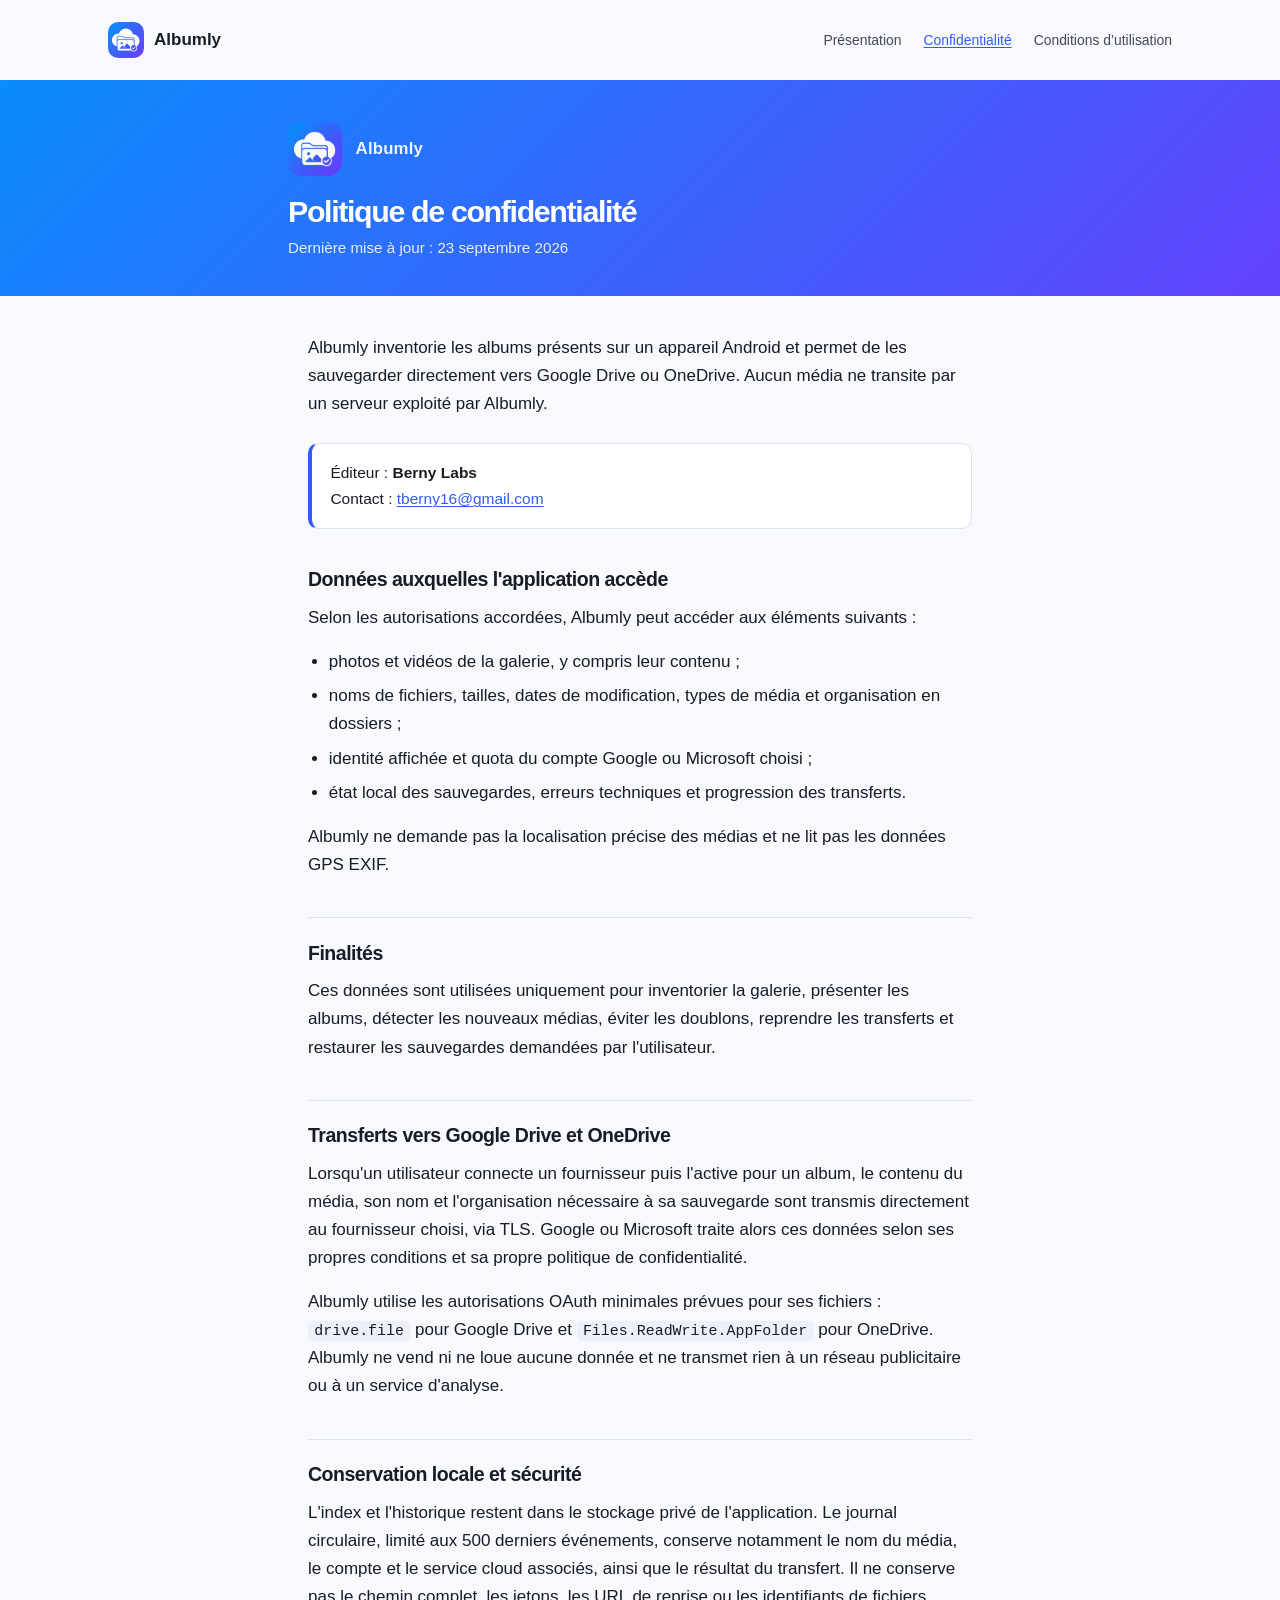
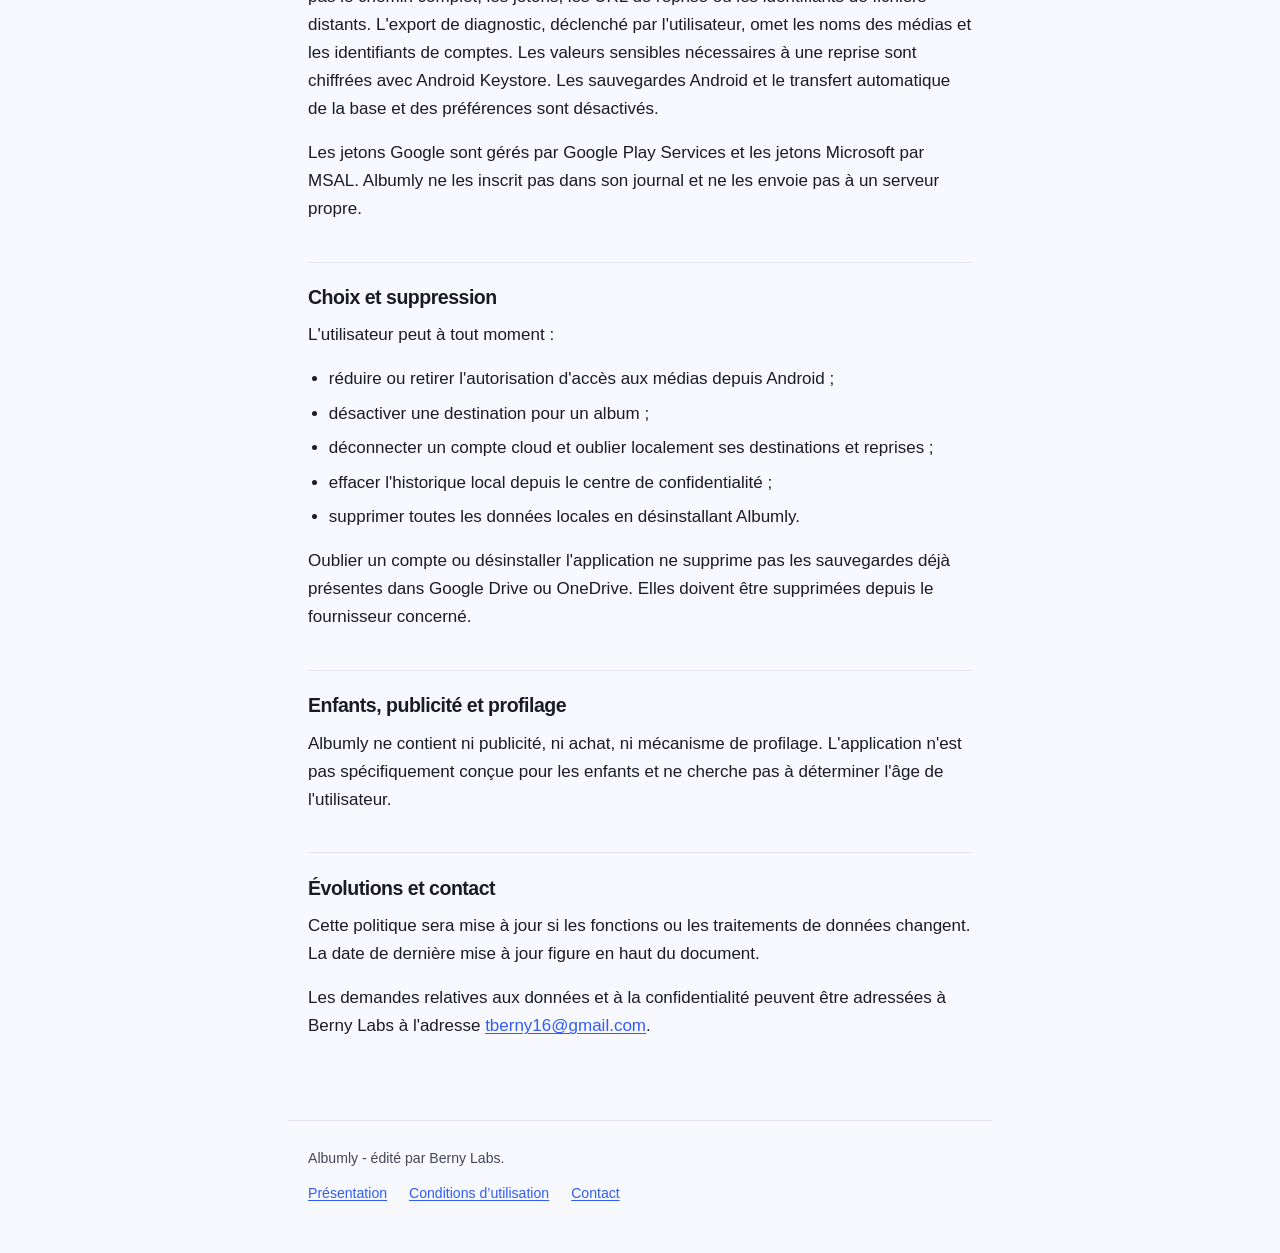
<file: index.html>
<!DOCTYPE html>
<html lang="fr">
<head>
<meta charset="utf-8">
<meta name="viewport" content="width=device-width, initial-scale=1">
<title>Politique de confidentialité - Albumly</title>
<meta name="description" content="Politique de confidentialité de l'application Android Albumly, éditée par Berny Labs.">
<meta name="color-scheme" content="light dark">
<link rel="icon" href="icon.png" type="image/png">
<link rel="stylesheet" href="styles.css">
<style>
  :root {
    --bg: #f8f9ff;
    --surface: #ffffff;
    --text: #191b25;
    --muted: #454754;
    --primary: #315cf5;
    --border: #dfe3f0;
    --code-bg: #edf0f9;
    --grad-a: #0a8bfc;
    --grad-b: #6342fc;
  }
  @media (prefers-color-scheme: dark) {
    :root {
      --bg: #10121d;
      --surface: #1a1c28;
      --text: #e3e2ec;
      --muted: #c6c5d0;
      --primary: #b6c4ff;
      --border: #2c2f3d;
      --code-bg: #232634;
    }
  }
  * { box-sizing: border-box; }
  html { -webkit-text-size-adjust: 100%; }
  body {
    margin: 0;
    background: var(--bg);
    color: var(--text);
    font: 17px/1.65 -apple-system, BlinkMacSystemFont, "Segoe UI", Roboto, "Helvetica Neue", Arial, sans-serif;
  }
  header {
    background: linear-gradient(135deg, var(--grad-a), var(--grad-b));
    color: #fff;
    padding: 2.6rem 1.25rem 2.2rem;
  }
  .wrap { max-width: 44rem; margin: 0 auto; }
  .brand { display: flex; align-items: center; gap: .85rem; }
  .brand img { width: 54px; height: 54px; border-radius: 14px; display: block; }
  .brand-name { font-size: 1.05rem; font-weight: 600; letter-spacing: .01em; opacity: .93; }
  header h1 { font-size: 1.9rem; line-height: 1.2; margin: 1.1rem 0 .35rem; font-weight: 700; }
  header p { margin: 0; opacity: .88; font-size: .95rem; }
  main { max-width: 44rem; margin: 0 auto; padding: 2.4rem 1.25rem 4rem; }
  .lede { font-size: 1.06rem; color: var(--text); }
  .identity {
    margin: 1.6rem 0 2.2rem;
    padding: 1rem 1.15rem;
    background: var(--surface);
    border: 1px solid var(--border);
    border-left: 4px solid var(--primary);
    border-radius: 10px;
    font-size: .97rem;
  }
  .identity strong { font-weight: 600; }
  h2 {
    font-size: 1.22rem;
    font-weight: 650;
    margin: 2.4rem 0 .7rem;
    padding-top: 1.4rem;
    border-top: 1px solid var(--border);
    line-height: 1.3;
  }
  h2:first-of-type { border-top: 0; padding-top: 0; }
  p { margin: 0 0 1rem; }
  ul { margin: 0 0 1rem; padding-left: 1.3rem; }
  li { margin-bottom: .4rem; }
  a { color: var(--primary); text-decoration-thickness: 1px; text-underline-offset: 2px; }
  code {
    background: var(--code-bg);
    padding: .12em .42em;
    border-radius: 5px;
    font-family: ui-monospace, SFMono-Regular, Menlo, Consolas, monospace;
    font-size: .88em;
  }
  footer {
    max-width: 44rem;
    margin: 0 auto;
    padding: 1.6rem 1.25rem 3rem;
    color: var(--muted);
    font-size: .88rem;
    border-top: 1px solid var(--border);
  }
  @media (max-width: 480px) {
    body { font-size: 16px; }
    header { padding: 2rem 1.1rem 1.8rem; }
    header h1 { font-size: 1.55rem; }
  }
</style>
</head>
<body>

<a class="skip-link" href="#contenu">Aller au contenu</a>
<nav class="site-nav" aria-label="Navigation principale">
  <a class="nav-brand" href="accueil.html"><img src="icon.png" alt="" width="36" height="36">Albumly</a>
  <div class="nav-links"><a href="accueil.html">Présentation</a><a href="./" aria-current="page">Confidentialité</a><a href="conditions.html">Conditions d’utilisation</a></div>
</nav>

<header>
  <div class="wrap">
    <div class="brand">
      <img src="icon.png" alt="" width="54" height="54">
      <span class="brand-name">Albumly</span>
    </div>
    <h1>Politique de confidentialité</h1>
    <p>Dernière mise à jour : 23 septembre 2026</p>
  </div>
</header>

<main id="contenu">
  <p class="lede">Albumly inventorie les albums présents sur un appareil Android et permet de les
  sauvegarder directement vers Google&nbsp;Drive ou OneDrive. Aucun média ne transite par un
  serveur exploité par Albumly.</p>

  <p class="identity">Éditeur : <strong>Berny Labs</strong><br>
  Contact : <a href="mailto:tberny16@gmail.com">tberny16@gmail.com</a></p>

  <h2>Données auxquelles l'application accède</h2>
  <p>Selon les autorisations accordées, Albumly peut accéder aux éléments suivants :</p>
  <ul>
    <li>photos et vidéos de la galerie, y compris leur contenu ;</li>
    <li>noms de fichiers, tailles, dates de modification, types de média et organisation en dossiers ;</li>
    <li>identité affichée et quota du compte Google ou Microsoft choisi ;</li>
    <li>état local des sauvegardes, erreurs techniques et progression des transferts.</li>
  </ul>
  <p>Albumly ne demande pas la localisation précise des médias et ne lit pas les données GPS EXIF.</p>

  <h2>Finalités</h2>
  <p>Ces données sont utilisées uniquement pour inventorier la galerie, présenter les albums,
  détecter les nouveaux médias, éviter les doublons, reprendre les transferts et restaurer les
  sauvegardes demandées par l'utilisateur.</p>

  <h2>Transferts vers Google Drive et OneDrive</h2>
  <p>Lorsqu'un utilisateur connecte un fournisseur puis l'active pour un album, le contenu du
  média, son nom et l'organisation nécessaire à sa sauvegarde sont transmis directement au
  fournisseur choisi, via TLS. Google ou Microsoft traite alors ces données selon ses propres
  conditions et sa propre politique de confidentialité.</p>
  <p>Albumly utilise les autorisations OAuth minimales prévues pour ses fichiers :
  <code>drive.file</code> pour Google&nbsp;Drive et <code>Files.ReadWrite.AppFolder</code> pour
  OneDrive. Albumly ne vend ni ne loue aucune donnée et ne transmet rien à un réseau publicitaire
  ou à un service d'analyse.</p>

  <h2>Conservation locale et sécurité</h2>
  <p>L'index et l'historique restent dans le stockage privé de l'application. Le journal
  circulaire, limité aux 500 derniers événements, conserve notamment le nom du média, le compte
  et le service cloud associés, ainsi que le résultat du transfert. Il ne conserve pas le chemin
  complet, les jetons, les URL de reprise ou les identifiants de fichiers distants. L'export de
  diagnostic, déclenché par l'utilisateur, omet les noms des médias et les identifiants de
  comptes. Les valeurs sensibles nécessaires à une reprise sont chiffrées avec Android Keystore.
  Les sauvegardes Android et le transfert automatique de la base et des préférences sont
  désactivés.</p>
  <p>Les jetons Google sont gérés par Google Play Services et les jetons Microsoft par MSAL.
  Albumly ne les inscrit pas dans son journal et ne les envoie pas à un serveur propre.</p>

  <h2>Choix et suppression</h2>
  <p>L'utilisateur peut à tout moment :</p>
  <ul>
    <li>réduire ou retirer l'autorisation d'accès aux médias depuis Android ;</li>
    <li>désactiver une destination pour un album ;</li>
    <li>déconnecter un compte cloud et oublier localement ses destinations et reprises ;</li>
    <li>effacer l'historique local depuis le centre de confidentialité ;</li>
    <li>supprimer toutes les données locales en désinstallant Albumly.</li>
  </ul>
  <p>Oublier un compte ou désinstaller l'application ne supprime pas les sauvegardes déjà
  présentes dans Google&nbsp;Drive ou OneDrive. Elles doivent être supprimées depuis le
  fournisseur concerné.</p>

  <h2>Enfants, publicité et profilage</h2>
  <p>Albumly ne contient ni publicité, ni achat, ni mécanisme de profilage. L'application n'est
  pas spécifiquement conçue pour les enfants et ne cherche pas à déterminer l'âge de
  l'utilisateur.</p>

  <h2>Évolutions et contact</h2>
  <p>Cette politique sera mise à jour si les fonctions ou les traitements de données changent. La
  date de dernière mise à jour figure en haut du document.</p>
  <p>Les demandes relatives aux données et à la confidentialité peuvent être adressées à Berny
  Labs à l'adresse <a href="mailto:tberny16@gmail.com">tberny16@gmail.com</a>.</p>
</main>

<footer>
  <div class="wrap">Albumly - édité par Berny Labs.
    <div class="footer-links"><a href="accueil.html">Présentation</a><a href="conditions.html">Conditions d’utilisation</a><a href="mailto:tberny16@gmail.com">Contact</a></div>
  </div>
</footer>

</body>
</html>
</file>
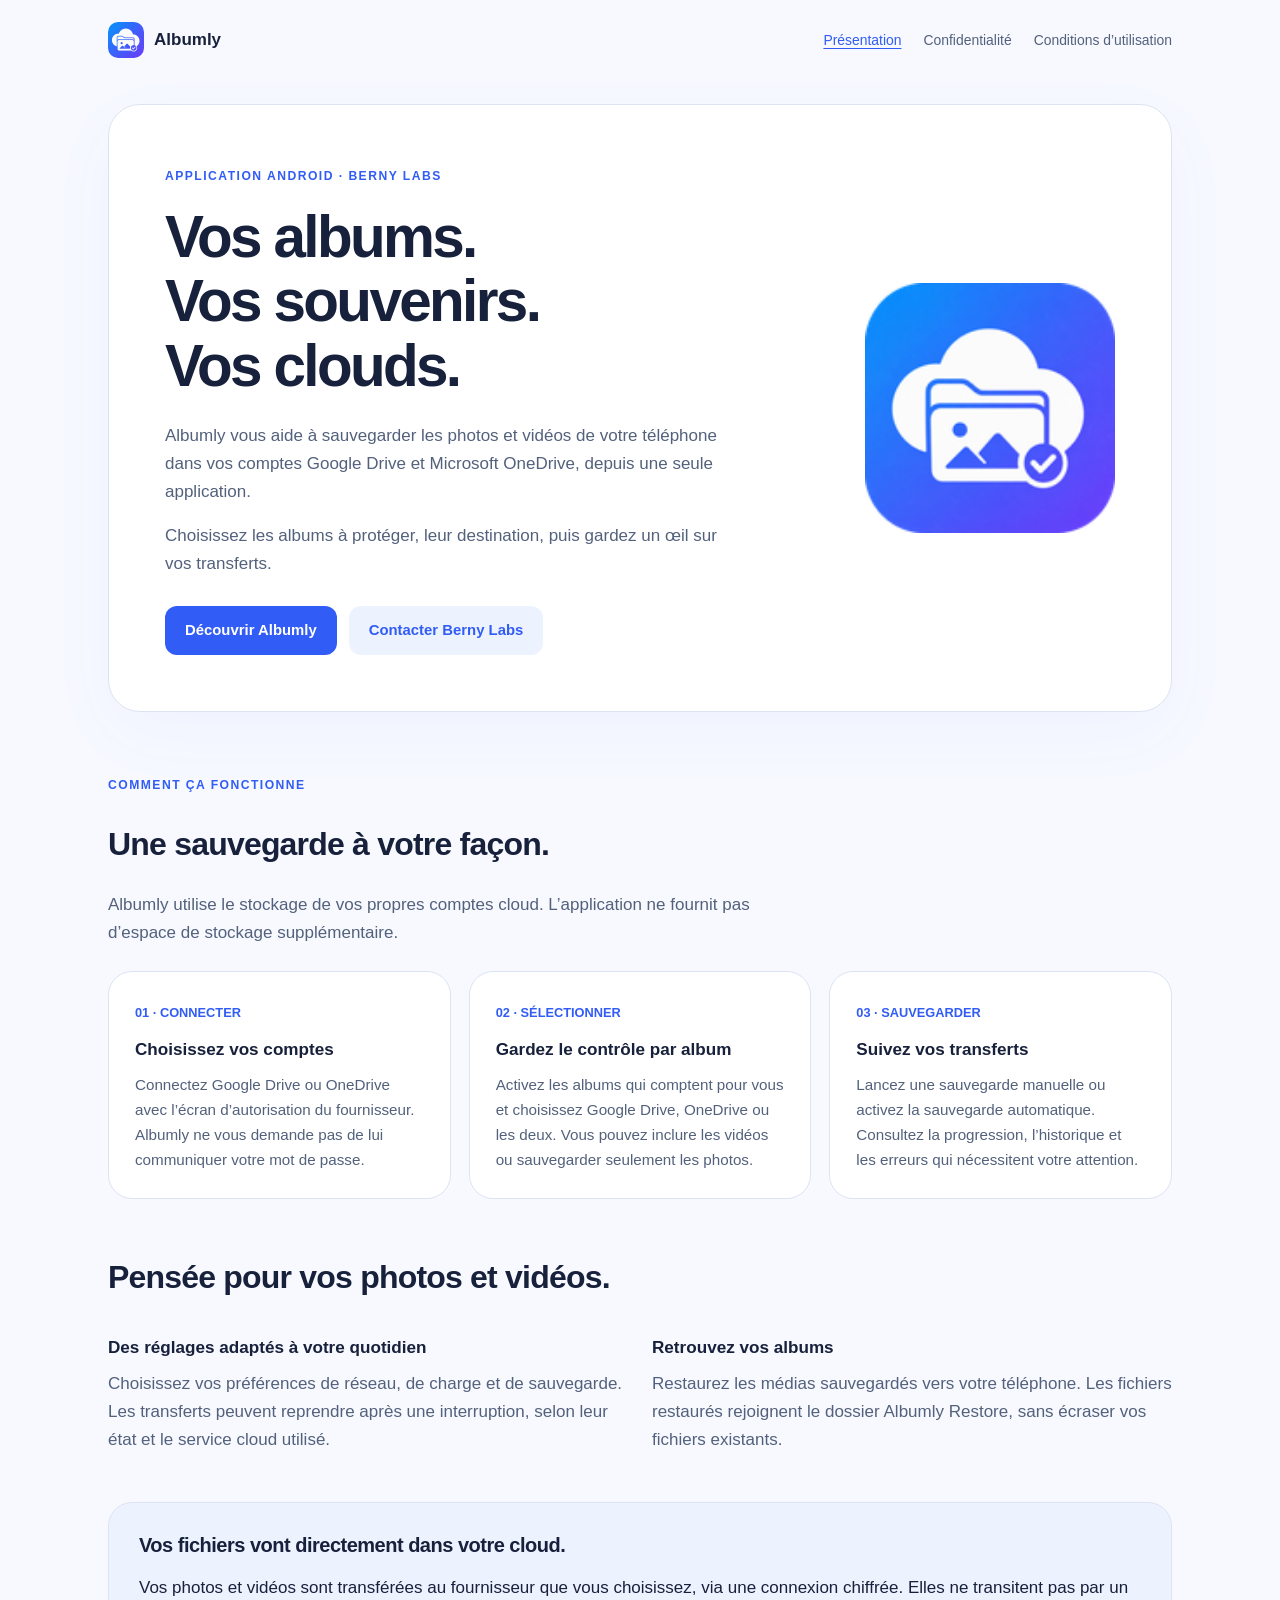
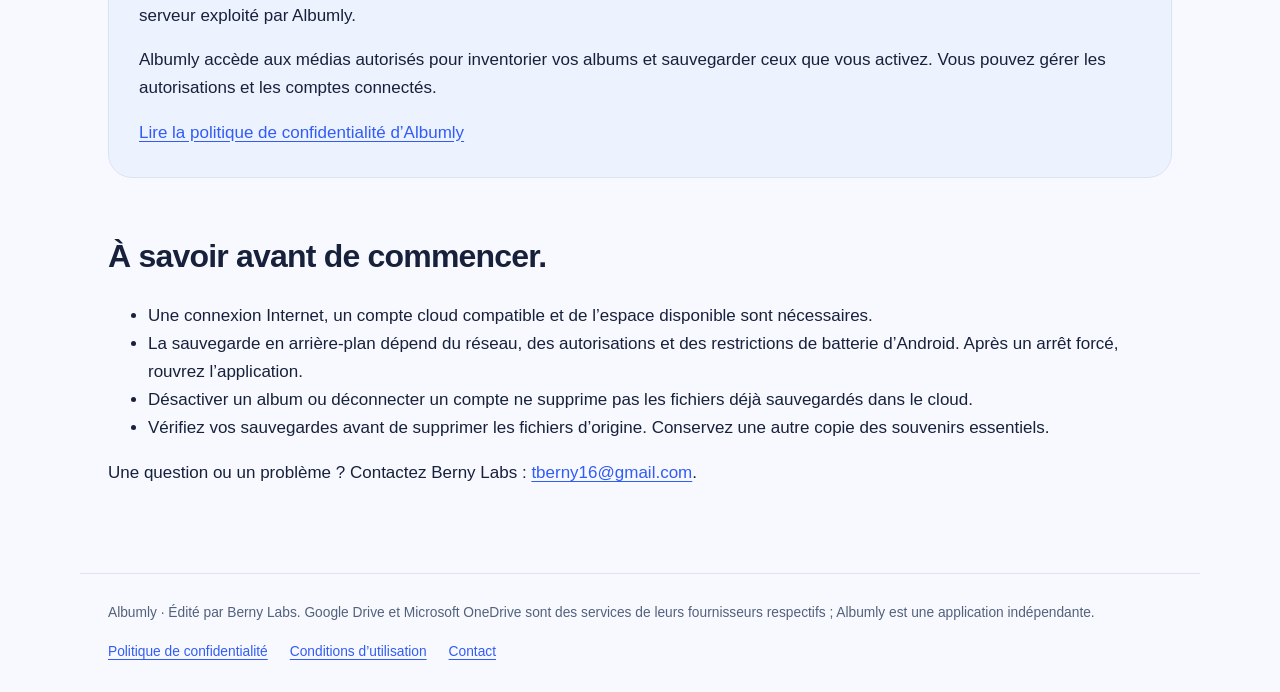
<file: accueil.html>
<!DOCTYPE html>
<html lang="fr">
<head>
  <meta charset="utf-8">
  <meta name="viewport" content="width=device-width, initial-scale=1">
  <title>Albumly — Vos albums, vos clouds</title>
  <meta name="description" content="Albumly sauvegarde et restaure vos photos et vidéos Android dans vos comptes Google Drive et Microsoft OneDrive. Choisissez vos albums et suivez vos transferts.">
  <meta name="color-scheme" content="light dark">
  <link rel="canonical" href="https://tberny16.github.io/Albumly-privacy/accueil.html">
  <link rel="icon" href="icon.png" type="image/png">
  <link rel="stylesheet" href="styles.css">
</head>
<body>
  <a class="skip-link" href="#contenu">Aller au contenu</a>
  <nav class="site-nav" aria-label="Navigation principale">
    <a class="nav-brand" href="accueil.html"><img src="icon.png" alt="" width="36" height="36">Albumly</a>
    <div class="nav-links">
      <a href="accueil.html" aria-current="page">Présentation</a>
      <a href="./">Confidentialité</a>
      <a href="conditions.html">Conditions d’utilisation</a>
    </div>
  </nav>
  <main id="contenu" class="page">
    <section class="hero" aria-labelledby="titre">
      <div>
        <span class="eyebrow">Application Android · Berny Labs</span>
        <h1 id="titre">Vos albums.<br>Vos souvenirs.<br>Vos clouds.</h1>
        <p>Albumly vous aide à sauvegarder les photos et vidéos de votre téléphone dans vos comptes Google Drive et Microsoft OneDrive, depuis une seule application.</p>
        <p>Choisissez les albums à protéger, leur destination, puis gardez un œil sur vos transferts.</p>
        <div class="actions">
          <a class="button primary" href="#fonctionnement">Découvrir Albumly</a>
          <a class="button secondary" href="mailto:tberny16@gmail.com">Contacter Berny Labs</a>
        </div>
      </div>
      <img class="hero-logo" src="icon.png" alt="Logo d’Albumly : un album photo sauvegardé dans le cloud" width="250" height="250">
    </section>
    <section class="section" id="fonctionnement" aria-labelledby="fonctionnement-titre">
      <span class="eyebrow">Comment ça fonctionne</span>
      <h2 id="fonctionnement-titre">Une sauvegarde à votre façon.</h2>
      <p class="section-intro">Albumly utilise le stockage de vos propres comptes cloud. L’application ne fournit pas d’espace de stockage supplémentaire.</p>
      <div class="cards">
        <article class="card"><span class="number">01 · CONNECTER</span><h3>Choisissez vos comptes</h3><p>Connectez Google Drive ou OneDrive avec l’écran d’autorisation du fournisseur. Albumly ne vous demande pas de lui communiquer votre mot de passe.</p></article>
        <article class="card"><span class="number">02 · SÉLECTIONNER</span><h3>Gardez le contrôle par album</h3><p>Activez les albums qui comptent pour vous et choisissez Google Drive, OneDrive ou les deux. Vous pouvez inclure les vidéos ou sauvegarder seulement les photos.</p></article>
        <article class="card"><span class="number">03 · SAUVEGARDER</span><h3>Suivez vos transferts</h3><p>Lancez une sauvegarde manuelle ou activez la sauvegarde automatique. Consultez la progression, l’historique et les erreurs qui nécessitent votre attention.</p></article>
      </div>
    </section>
    <section class="section" aria-labelledby="quotidien-titre">
      <h2 id="quotidien-titre">Pensée pour vos photos et vidéos.</h2>
      <div class="details">
        <article><h3>Des réglages adaptés à votre quotidien</h3><p>Choisissez vos préférences de réseau, de charge et de sauvegarde. Les transferts peuvent reprendre après une interruption, selon leur état et le service cloud utilisé.</p></article>
        <article><h3>Retrouvez vos albums</h3><p>Restaurez les médias sauvegardés vers votre téléphone. Les fichiers restaurés rejoignent le dossier Albumly Restore, sans écraser vos fichiers existants.</p></article>
      </div>
    </section>
    <section class="notice" aria-labelledby="confidentialite-titre">
      <h2 id="confidentialite-titre">Vos fichiers vont directement dans votre cloud.</h2>
      <p>Vos photos et vidéos sont transférées au fournisseur que vous choisissez, via une connexion chiffrée. Elles ne transitent pas par un serveur exploité par Albumly.</p>
      <p>Albumly accède aux médias autorisés pour inventorier vos albums et sauvegarder ceux que vous activez. Vous pouvez gérer les autorisations et les comptes connectés.</p>
      <p><a href="./">Lire la politique de confidentialité d’Albumly</a></p>
    </section>
    <section class="section" aria-labelledby="savoir-titre">
      <h2 id="savoir-titre">À savoir avant de commencer.</h2>
      <ul>
        <li>Une connexion Internet, un compte cloud compatible et de l’espace disponible sont nécessaires.</li>
        <li>La sauvegarde en arrière-plan dépend du réseau, des autorisations et des restrictions de batterie d’Android. Après un arrêt forcé, rouvrez l’application.</li>
        <li>Désactiver un album ou déconnecter un compte ne supprime pas les fichiers déjà sauvegardés dans le cloud.</li>
        <li>Vérifiez vos sauvegardes avant de supprimer les fichiers d’origine. Conservez une autre copie des souvenirs essentiels.</li>
      </ul>
      <p>Une question ou un problème ? Contactez Berny Labs : <a href="mailto:tberny16@gmail.com">tberny16@gmail.com</a>.</p>
    </section>
  </main>
  <footer class="site-footer">
    <p>Albumly · Édité par Berny Labs. Google Drive et Microsoft OneDrive sont des services de leurs fournisseurs respectifs ; Albumly est une application indépendante.</p>
    <div class="footer-links"><a href="./">Politique de confidentialité</a><a href="conditions.html">Conditions d’utilisation</a><a href="mailto:tberny16@gmail.com">Contact</a></div>
  </footer>
</body>
</html>
</file>
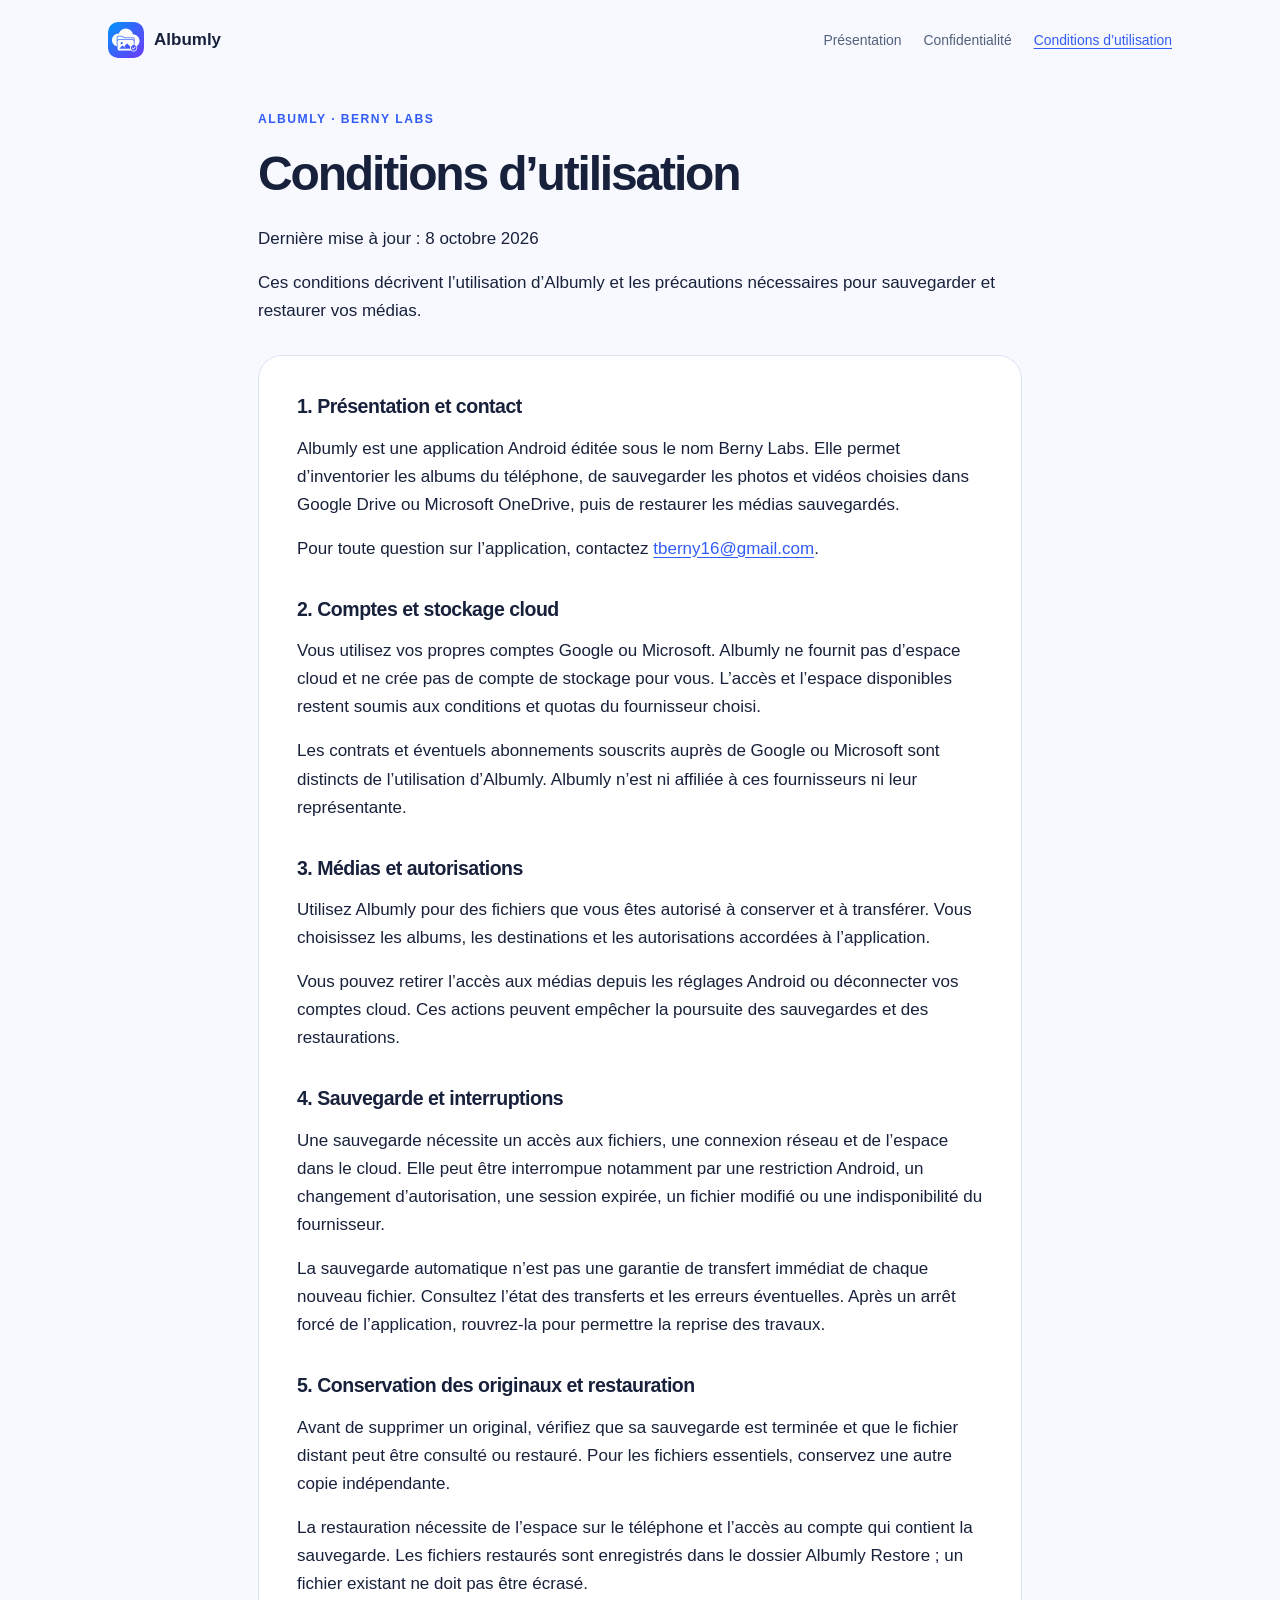
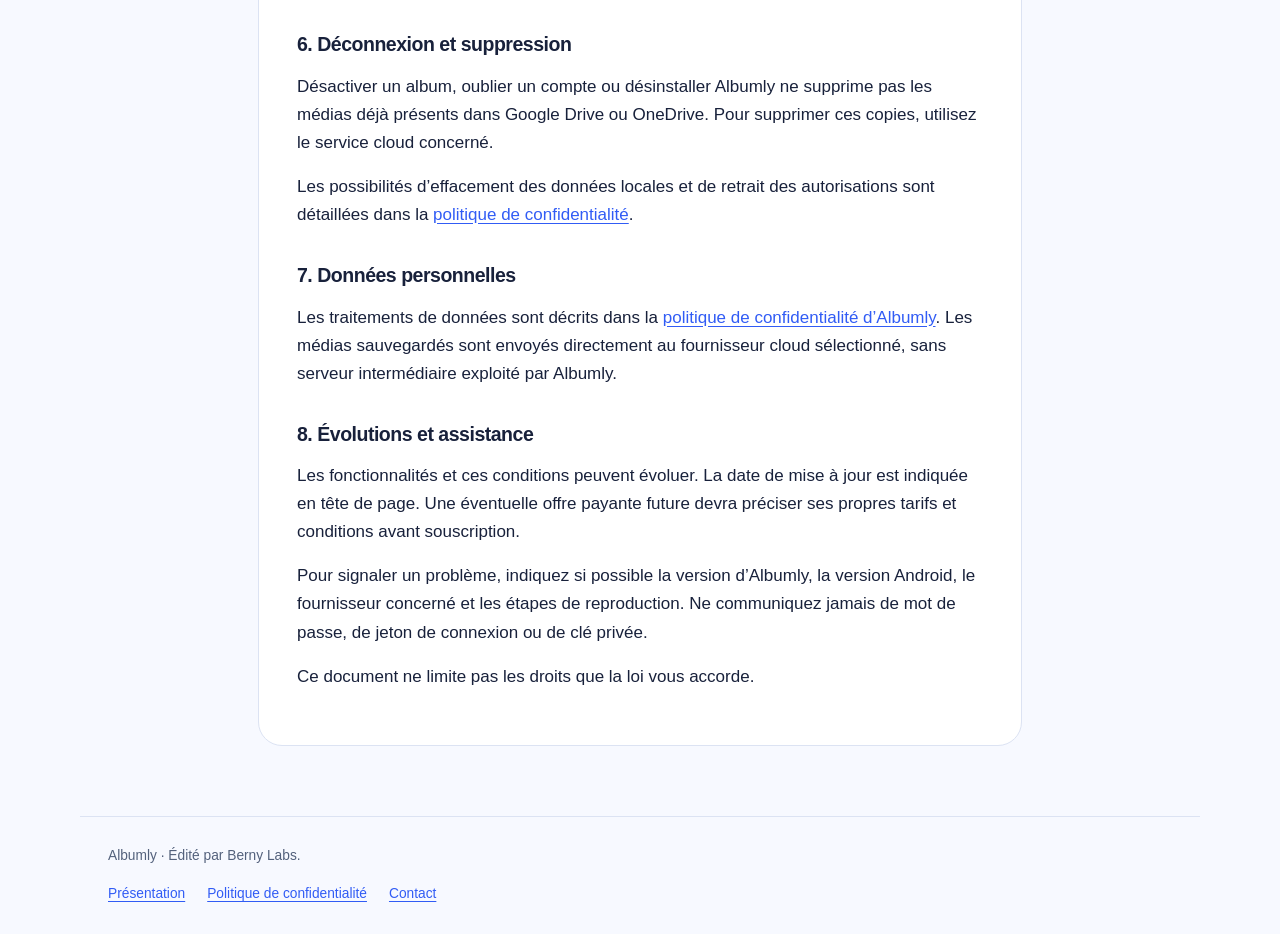
<file: conditions.html>
<!DOCTYPE html>
<html lang="fr">
<head>
  <meta charset="utf-8">
  <meta name="viewport" content="width=device-width, initial-scale=1">
  <title>Conditions d’utilisation — Albumly</title>
  <meta name="description" content="Conditions d’utilisation d’Albumly : fonctionnement des sauvegardes, comptes cloud, restauration et contact de Berny Labs.">
  <meta name="color-scheme" content="light dark">
  <link rel="canonical" href="https://tberny16.github.io/Albumly-privacy/conditions.html">
  <link rel="icon" href="icon.png" type="image/png">
  <link rel="stylesheet" href="styles.css">
</head>
<body>
  <a class="skip-link" href="#contenu">Aller au contenu</a>
  <nav class="site-nav" aria-label="Navigation principale">
    <a class="nav-brand" href="accueil.html"><img src="icon.png" alt="" width="36" height="36">Albumly</a>
    <div class="nav-links"><a href="accueil.html">Présentation</a><a href="./">Confidentialité</a><a href="conditions.html" aria-current="page">Conditions d’utilisation</a></div>
  </nav>
  <main id="contenu" class="page legal">
    <span class="eyebrow">Albumly · Berny Labs</span>
    <h1>Conditions d’utilisation</h1>
    <p>Dernière mise à jour : 8 octobre 2026</p>
    <p>Ces conditions décrivent l’utilisation d’Albumly et les précautions nécessaires pour sauvegarder et restaurer vos médias.</p>
    <div class="legal-body">
      <h2>1. Présentation et contact</h2>
      <p>Albumly est une application Android éditée sous le nom Berny Labs. Elle permet d’inventorier les albums du téléphone, de sauvegarder les photos et vidéos choisies dans Google Drive ou Microsoft OneDrive, puis de restaurer les médias sauvegardés.</p>
      <p>Pour toute question sur l’application, contactez <a href="mailto:tberny16@gmail.com">tberny16@gmail.com</a>.</p>
      <h2>2. Comptes et stockage cloud</h2>
      <p>Vous utilisez vos propres comptes Google ou Microsoft. Albumly ne fournit pas d’espace cloud et ne crée pas de compte de stockage pour vous. L’accès et l’espace disponibles restent soumis aux conditions et quotas du fournisseur choisi.</p>
      <p>Les contrats et éventuels abonnements souscrits auprès de Google ou Microsoft sont distincts de l’utilisation d’Albumly. Albumly n’est ni affiliée à ces fournisseurs ni leur représentante.</p>
      <h2>3. Médias et autorisations</h2>
      <p>Utilisez Albumly pour des fichiers que vous êtes autorisé à conserver et à transférer. Vous choisissez les albums, les destinations et les autorisations accordées à l’application.</p>
      <p>Vous pouvez retirer l’accès aux médias depuis les réglages Android ou déconnecter vos comptes cloud. Ces actions peuvent empêcher la poursuite des sauvegardes et des restaurations.</p>
      <h2>4. Sauvegarde et interruptions</h2>
      <p>Une sauvegarde nécessite un accès aux fichiers, une connexion réseau et de l’espace dans le cloud. Elle peut être interrompue notamment par une restriction Android, un changement d’autorisation, une session expirée, un fichier modifié ou une indisponibilité du fournisseur.</p>
      <p>La sauvegarde automatique n’est pas une garantie de transfert immédiat de chaque nouveau fichier. Consultez l’état des transferts et les erreurs éventuelles. Après un arrêt forcé de l’application, rouvrez-la pour permettre la reprise des travaux.</p>
      <h2>5. Conservation des originaux et restauration</h2>
      <p>Avant de supprimer un original, vérifiez que sa sauvegarde est terminée et que le fichier distant peut être consulté ou restauré. Pour les fichiers essentiels, conservez une autre copie indépendante.</p>
      <p>La restauration nécessite de l’espace sur le téléphone et l’accès au compte qui contient la sauvegarde. Les fichiers restaurés sont enregistrés dans le dossier Albumly Restore ; un fichier existant ne doit pas être écrasé.</p>
      <h2>6. Déconnexion et suppression</h2>
      <p>Désactiver un album, oublier un compte ou désinstaller Albumly ne supprime pas les médias déjà présents dans Google Drive ou OneDrive. Pour supprimer ces copies, utilisez le service cloud concerné.</p>
      <p>Les possibilités d’effacement des données locales et de retrait des autorisations sont détaillées dans la <a href="./">politique de confidentialité</a>.</p>
      <h2>7. Données personnelles</h2>
      <p>Les traitements de données sont décrits dans la <a href="./">politique de confidentialité d’Albumly</a>. Les médias sauvegardés sont envoyés directement au fournisseur cloud sélectionné, sans serveur intermédiaire exploité par Albumly.</p>
      <h2>8. Évolutions et assistance</h2>
      <p>Les fonctionnalités et ces conditions peuvent évoluer. La date de mise à jour est indiquée en tête de page. Une éventuelle offre payante future devra préciser ses propres tarifs et conditions avant souscription.</p>
      <p>Pour signaler un problème, indiquez si possible la version d’Albumly, la version Android, le fournisseur concerné et les étapes de reproduction. Ne communiquez jamais de mot de passe, de jeton de connexion ou de clé privée.</p>
      <p>Ce document ne limite pas les droits que la loi vous accorde.</p>
    </div>
  </main>
  <footer class="site-footer"><p>Albumly · Édité par Berny Labs.</p><div class="footer-links"><a href="accueil.html">Présentation</a><a href="./">Politique de confidentialité</a><a href="mailto:tberny16@gmail.com">Contact</a></div></footer>
</body>
</html>
</file>
<file: styles.css>
:root {
  color-scheme: light dark;
  --background: #f7f9ff;
  --surface: #ffffff;
  --text: #18213b;
  --muted: #53617c;
  --accent: #315cf5;
  --border: #dce3f3;
  --soft: #edf2ff;
  --radius: 24px;
}
* { box-sizing: border-box; }
html { scroll-behavior: smooth; }
body {
  margin: 0;
  background: var(--background);
  color: var(--text);
  font: 17px/1.65 -apple-system, BlinkMacSystemFont, "Segoe UI", sans-serif;
}
a { color: var(--accent); text-underline-offset: .2em; }
a:focus-visible { outline: 3px solid var(--accent); outline-offset: 5px; border-radius: 4px; }
.skip-link { position: absolute; left: 12px; top: -100px; padding: 10px 18px; background: var(--surface); z-index: 10; }
.skip-link:focus { top: 12px; }
.site-nav {
  display: flex;
  justify-content: space-between;
  align-items: center;
  gap: 20px;
  max-width: 1120px;
  margin: auto;
  padding: 22px 28px;
}
.site-nav .nav-brand { color: var(--text); display: inline-flex; align-items: center; gap: 10px; text-decoration: none; font-weight: 750; }
.nav-brand img { border-radius: 10px; width: 36px; height: 36px; }
.nav-links { display: flex; flex-wrap: wrap; gap: 12px 22px; font-size: .87rem; }
.nav-links a { color: var(--muted); text-decoration: none; }
.nav-links a:hover, .nav-links a[aria-current="page"] { color: var(--accent); text-decoration: underline; }
.page { max-width: 1120px; margin: auto; padding: 24px 28px 70px; }
.hero {
  display: grid;
  grid-template-columns: minmax(0, 1fr) 250px;
  align-items: center;
  gap: 42px;
  padding: 56px;
  background: var(--surface);
  border: 1px solid var(--border);
  border-radius: 32px;
  box-shadow: 0 22px 70px #315cf50a;
}
.eyebrow { color: var(--accent); font-size: .76rem; font-weight: 750; letter-spacing: .12em; text-transform: uppercase; }
h1 { font-size: clamp(2.1rem, 4.7vw, 3.65rem); line-height: 1.1; letter-spacing: -.045em; margin: 16px 0 24px; }
h2 { font-size: clamp(1.45rem, 2.6vw, 2rem); line-height: 1.25; letter-spacing: -.025em; }
h3 { font-size: 1.07rem; line-height: 1.4; margin: 12px 0 10px; }
p { margin: 0 0 16px; }
.hero p { max-width: 580px; color: var(--muted); }
.hero-logo { width: 100%; height: auto; border-radius: 24px; display: block; }
.actions { display: flex; flex-wrap: wrap; gap: 12px; margin-top: 28px; }
.button { display: inline-block; padding: 12px 20px; border-radius: 12px; text-decoration: none; font-size: .93rem; font-weight: 650; }
.button.primary { background: var(--accent); color: #fff; }
.button.secondary { background: var(--soft); color: var(--accent); }
.section { margin-top: 58px; }
.section-intro { max-width: 700px; color: var(--muted); }
.cards { display: grid; grid-template-columns: repeat(3, minmax(0, 1fr)); gap: 18px; margin-top: 24px; }
.card { padding: 26px; background: var(--surface); border: 1px solid var(--border); border-radius: var(--radius); }
.card p { font-size: .95rem; color: var(--muted); margin-bottom: 0; }
.card .number { font-size: .8rem; font-weight: 750; color: var(--accent); }
.notice { padding: 30px; border: 1px solid var(--border); background: var(--soft); border-radius: var(--radius); margin-top: 32px; }
.notice h2 { font-size: 1.25rem; margin-top: 0; }
.notice p:last-child { margin-bottom: 0; }
.details { display: grid; grid-template-columns: repeat(2, minmax(0, 1fr)); gap: 24px; }
.details p { color: var(--muted); }
.site-footer { max-width: 1120px; margin: auto; padding: 28px; border-top: 1px solid var(--border); font-size: .86rem; color: var(--muted); }
.footer-links { display: flex; flex-wrap: wrap; gap: 12px 22px; margin-top: 12px; }
.legal { max-width: 820px; }
.legal h1 { font-size: clamp(2rem, 4vw, 3rem); }
.legal .legal-body { background: var(--surface); border: 1px solid var(--border); border-radius: var(--radius); padding: 38px; margin-top: 30px; }
.legal-body h2 { font-size: 1.22rem; margin-top: 34px; }
.legal-body h2:first-child { margin-top: 0; }
.legal-body li { margin-bottom: 8px; }
@media (prefers-color-scheme: dark) {
  :root { --background: #101522; --surface: #182033; --text: #edf2ff; --muted: #b9c5dd; --accent: #a9bdff; --border: #303d58; --soft: #202b44; }
  .button.primary { background: #315cf5; color: #fff; }
}
@media (max-width: 760px) {
  .site-nav { align-items: flex-start; flex-direction: column; padding: 20px; gap: 16px; }
  .page { padding: 14px 20px 50px; }
  .hero { grid-template-columns: 1fr; padding: 30px; gap: 26px; }
  .hero-logo { width: 125px; grid-row: 1; }
  .cards, .details { grid-template-columns: 1fr; }
  .section { margin-top: 40px; }
  .legal .legal-body { padding: 24px; }
}
@media (prefers-reduced-motion: reduce) { html { scroll-behavior: auto; } }
</file>
